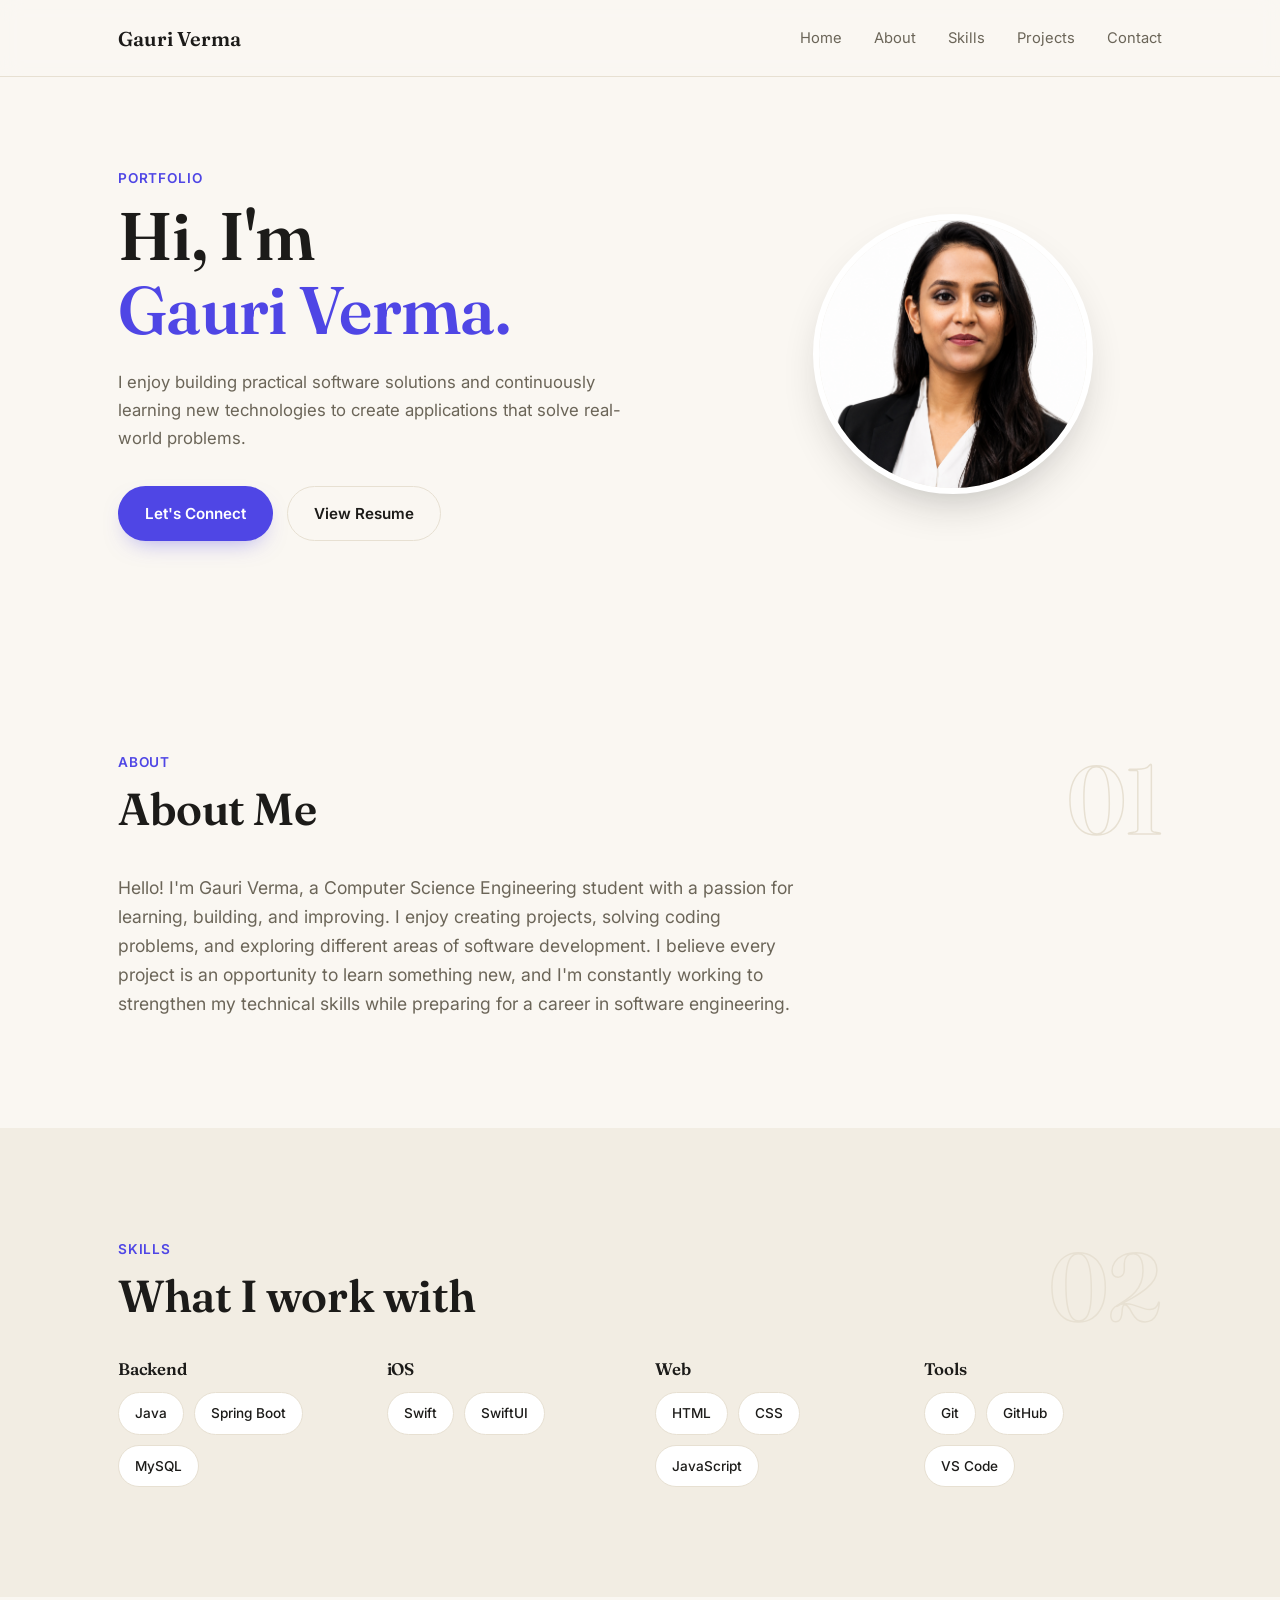
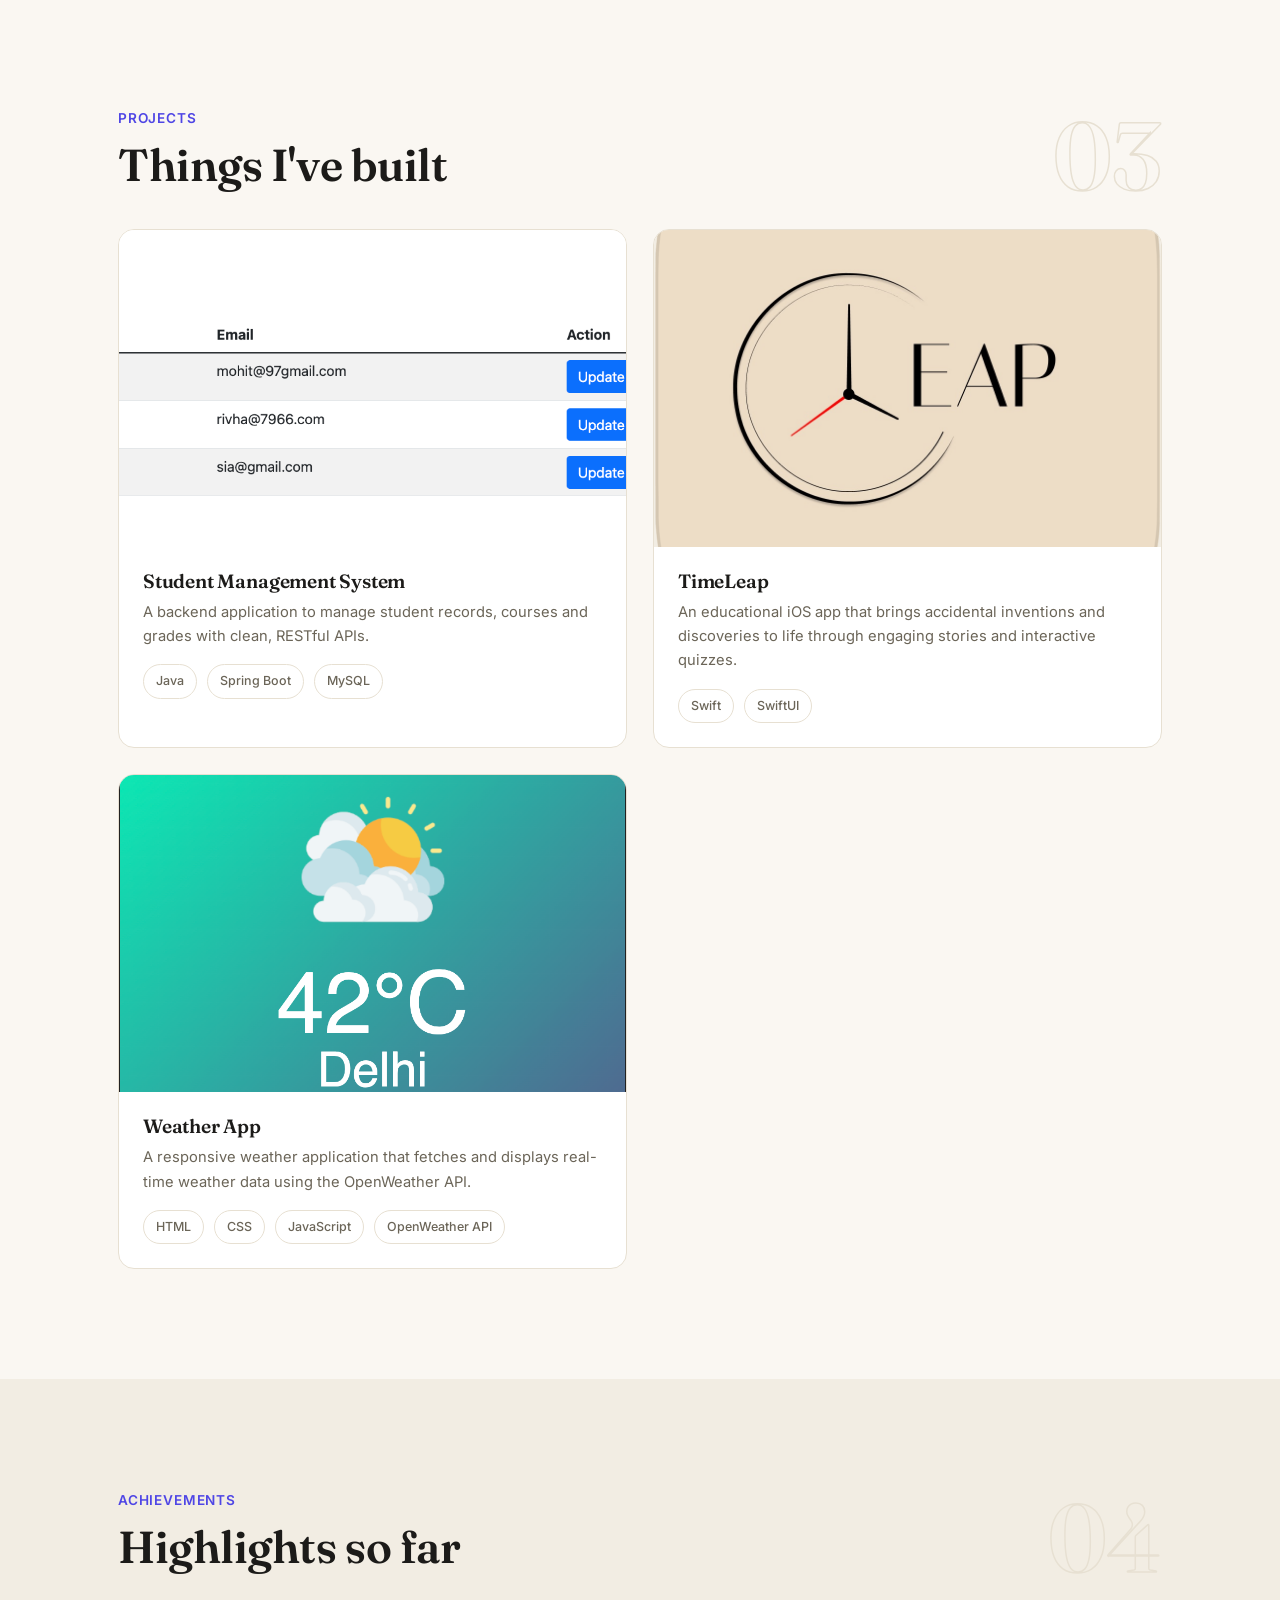
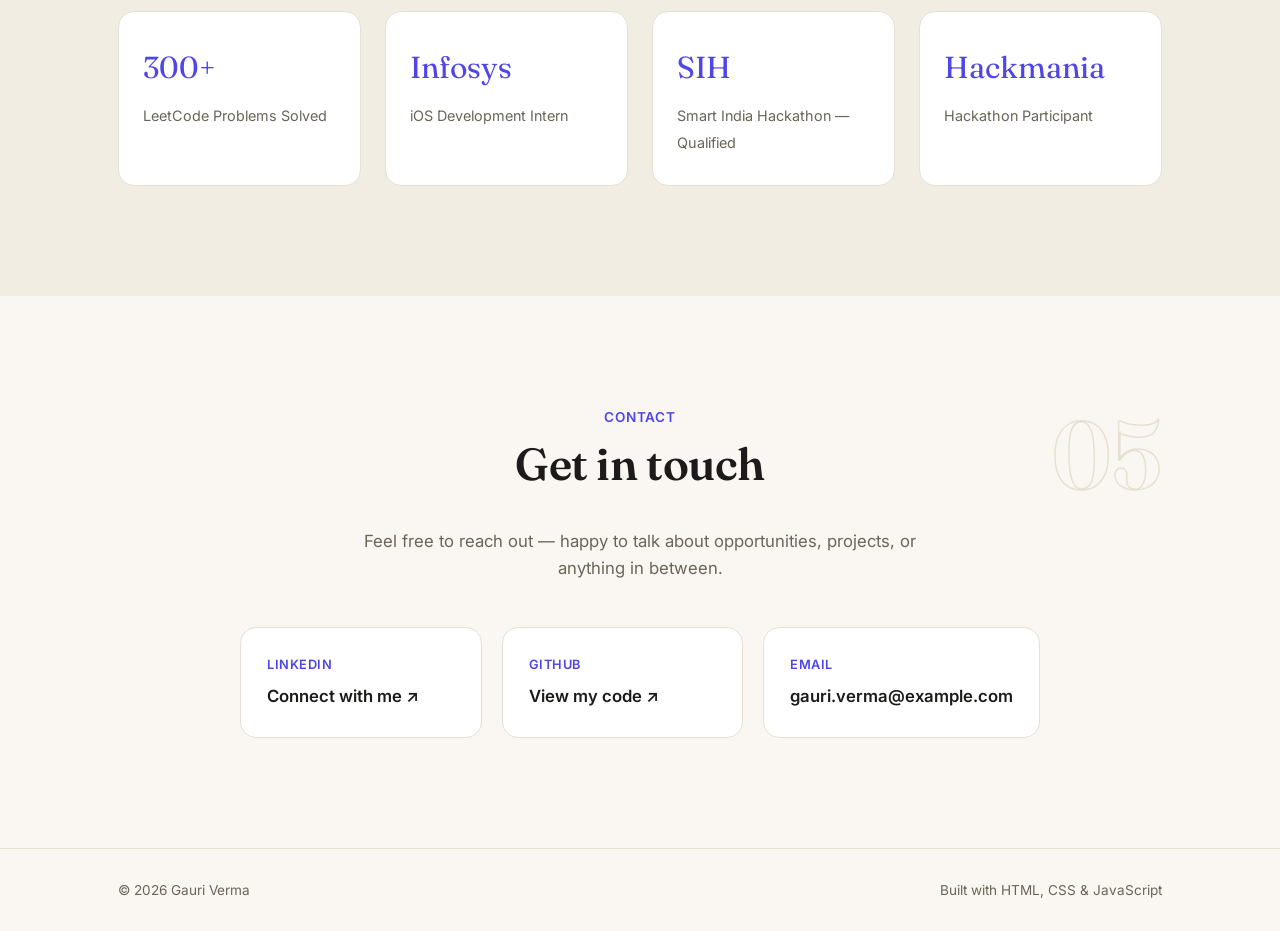
<file: index.html>
<!DOCTYPE html>
<html lang="en">
<head>
<meta charset="UTF-8" />
<meta name="viewport" content="width=device-width, initial-scale=1.0" />
<title>Gauri Verma | Computer Science Student</title>
<link rel="preconnect" href="https://fonts.googleapis.com">
<link rel="preconnect" href="https://fonts.gstatic.com" crossorigin>
<link href="https://fonts.googleapis.com/css2?family=Fraunces:opsz,wght@9..144,400;9..144,500;9..144,600;9..144,700&family=Inter:wght@400;500;600;700&display=swap" rel="stylesheet">
<link rel="icon" type="image/svg+xml" href="favicon.svg">
<link rel="stylesheet" href="style.css">
</head>
<body>

<!-- ===== NAV ===== -->
<header class="nav">
  <div class="nav-inner">
     <a href="#home" class="nav-brand">Gauri Verma</a>
    <nav class="nav-links">
      <a href="#home">Home</a>
      <a href="#about">About</a>
      <a href="#skills">Skills</a>
      <a href="#projects">Projects</a>
      <a href="#contact">Contact</a>
    </nav>
    <button class="nav-toggle" aria-label="Toggle menu" id="navToggle">
      <span></span><span></span><span></span>
    </button>
  </div>
</header>

<!-- ===== HERO ===== -->
<section class="hero" id="home">
  <div class="hero-inner">
    <div class="hero-text">
      <p class="eyebrow">Portfolio</p>
      <h1>Hi, I'm<br><span class="accent">Gauri Verma.</span></h1>
      <p class="hero-sub">I enjoy building practical software solutions and continuously learning new technologies to create applications that solve real-world problems.</p>
      <div class="hero-actions">
        <a href="#contact" class="btn btn-primary">Let's Connect</a>
        <a href="resume/resume.pdf" target="_blank" class="btn btn-outline">View Resume</a>
      </div>
    </div>

    <div class="hero-media">
      <div class="photo-circle">
        <img src="images/gauri.jpg" alt="Gauri Verma" onerror="this.style.display='none'; this.parentElement.classList.add('photo-empty')">
        <span class="photo-placeholder">Your Photo</span>
      </div>
    </div>
  </div>
</section>

<!-- ===== ABOUT ===== -->
<section class="section" id="about">
  <div class="section-inner">
    <span class="section-num">01</span>
    <p class="eyebrow">About</p>
    <h2 class="section-title">About Me</h2>
    <div class="about-grid">
      <p class="about-text">
        Hello! I'm Gauri Verma, a Computer Science Engineering student with a passion for learning, building, and improving. I enjoy creating projects, solving coding problems, and exploring different areas of software development. I believe every project is an opportunity to learn something new, and I'm constantly working to strengthen my technical skills while preparing for a career in software engineering.
      </p>
    </div>
  </div>
</section>

<!-- ===== SKILLS ===== -->
<section class="section section-alt" id="skills">
  <div class="section-inner">
    <span class="section-num">02</span>
    <p class="eyebrow">Skills</p>
    <h2 class="section-title">What I work with</h2>

    <div class="skills-groups">
      <div class="skill-group">
        <h3 class="skill-group-title">Backend</h3>
        <div class="pill-row">
          <span class="pill">Java</span>
          <span class="pill">Spring Boot</span>
          <span class="pill">MySQL</span>
        </div>
      </div>
      <div class="skill-group">
        <h3 class="skill-group-title">iOS</h3>
        <div class="pill-row">
          <span class="pill">Swift</span>
          <span class="pill">SwiftUI</span>
        </div>
      </div>
      <div class="skill-group">
        <h3 class="skill-group-title">Web</h3>
        <div class="pill-row">
          <span class="pill">HTML</span>
          <span class="pill">CSS</span>
          <span class="pill">JavaScript</span>
        </div>
      </div>
      <div class="skill-group">
        <h3 class="skill-group-title">Tools</h3>
        <div class="pill-row">
          <span class="pill">Git</span>
          <span class="pill">GitHub</span>
          <span class="pill">VS Code</span>
        </div>
      </div>
    </div>
  </div>
</section>


<!-- ===== PROJECTS ===== -->
<section class="section" id="projects">
  <div class="section-inner">

    <span class="section-num">03</span>

    <p class="eyebrow">Projects</p>

    <h2 class="section-title">Things I've built</h2>

    <div class="project-grid">

      <!-- ================= STUDENT MANAGEMENT SYSTEM ================= -->
      <a
        href="https://github.com/GauriVerma99/student-management-system.git"
        target="_blank"
        rel="noopener noreferrer"
        class="project-card"
      >

        <div class="project-image">
          <img
            src="images/student.png"
            alt="Student Management System screenshot"
            onerror="this.style.display='none'; this.nextElementSibling.style.display='flex'"
          >

          <div class="project-image-placeholder" style="display:none;">
            &lt;/&gt; Student System
          </div>
        </div>

        <div class="project-body">

          <h3>Student Management System</h3>

          <p>
            A backend application to manage student records, courses and grades
            with clean, RESTful APIs.
          </p>

          <div class="pill-row small">
            <span class="pill">Java</span>
            <span class="pill">Spring Boot</span>
            <span class="pill">MySQL</span>
          </div>

        </div>

      </a>


      <!-- ================= TIMELEAP ================= -->
      <a
        href="https://apps.apple.com/in/app/timeleap/id6780404499"
        target="_blank"
        rel="noopener noreferrer"
        class="project-card"
      >

        <div class="project-image">
          <img
            src="images/timeleap.png"
            alt="TimeLeap app screenshot"
            onerror="this.style.display='none'; this.nextElementSibling.style.display='flex'"
          >

          <div class="project-image-placeholder" style="display:none;">
            &lt;/&gt; TimeLeap
          </div>
        </div>

        <div class="project-body">

          <h3>TimeLeap</h3>

          <p>
            An educational iOS app that brings accidental inventions and
            discoveries to life through engaging stories and interactive quizzes.
          </p>

          <div class="pill-row small">
            <span class="pill">Swift</span>
            <span class="pill">SwiftUI</span>
          </div>

        </div>

      </a>


      <!-- ================= WEATHER APP ================= -->
      <a
        href="https://github.com/GauriVerma99/Weather-App"
        target="_blank"
        rel="noopener noreferrer"
        class="project-card"
      >

        <div class="project-image">
          <img
            src="images/weather.png"
            alt="Weather App screenshot"
            onerror="this.style.display='none'; this.nextElementSibling.style.display='flex'"
          >

          <div class="project-image-placeholder" style="display:none;">
            &lt;/&gt; Weather App
          </div>
        </div>

        <div class="project-body">

          <h3>Weather App</h3>

          <p>
            A responsive weather application that fetches and displays
            real-time weather data using the OpenWeather API.
          </p>

          <div class="pill-row small">
            <span class="pill">HTML</span>
            <span class="pill">CSS</span>
            <span class="pill">JavaScript</span>
            <span class="pill">OpenWeather API</span>
          </div>

        </div>

      </a>

    </div>
  </div>
</section>



<!-- ===== ACHIEVEMENTS ===== -->
<section class="section section-alt" id="achievements">
  <div class="section-inner">
    <span class="section-num">04</span>
    <p class="eyebrow">Achievements</p>
    <h2 class="section-title">Highlights so far</h2>

    <div class="stat-strip">
      <div class="stat">
        <span class="stat-num">300+</span>
        <span class="stat-label">LeetCode Problems Solved</span>
      </div>
      <div class="stat">
        <span class="stat-num">Infosys</span>
        <span class="stat-label">iOS Development Intern</span>
      </div>
      <div class="stat">
        <span class="stat-num">SIH</span>
        <span class="stat-label">Smart India Hackathon — Qualified</span>
      </div>
      <div class="stat">
        <span class="stat-num">Hackmania</span>
        <span class="stat-label">Hackathon Participant</span>
      </div>
    </div>
  </div>
</section>

<!-- ===== CONTACT ===== -->
<section class="section" id="contact">
  <div class="section-inner contact-inner">
    <span class="section-num">05</span>
    <p class="eyebrow">Contact</p>
    <h2 class="section-title">Get in touch</h2>
    <p class="contact-sub">Feel free to reach out — happy to talk about opportunities, projects, or anything in between.</p>

    <div class="contact-links">
      <a href="https://www.linkedin.com/in/gauri-verma-b24649279/" target="_blank" class="contact-card">
        <span class="contact-label">LinkedIn</span>
        <span class="contact-value">Connect with me ↗</span>
      </a>
      <a href="https://github.com/GauriVerma99" target="_blank" class="contact-card">
        <span class="contact-label">GitHub</span>
        <span class="contact-value">View my code ↗</span>
      </a>
      <a href="mailto:gauri.verma@example.com" class="contact-card">
        <span class="contact-label">Email</span>
        <span class="contact-value">gauri.verma@example.com</span>
      </a>
    </div>
  </div>
</section>

<!-- ===== FOOTER ===== -->
<footer class="footer">
  <div class="section-inner footer-inner">
    <span>© <span id="year"></span> Gauri Verma</span>
    <span class="footer-tag">Built with HTML, CSS &amp; JavaScript</span>
  </div>
</footer>

<script src="script.js"></script>
</body>
</html>
</file>
<file: style.css>
/* ================= TOKENS ================= */
:root {
  --bg: #faf7f2;
  --bg-alt: #f2ede3;
  --surface: #ffffff;
  --border: #e7e0d2;
  --text: #1c1b19;
  --text-muted: #6b6558;
  --accent: #4f46e5;
  --accent-soft: #eceafc;
  --coral: #ff7a59;

  --font-display: 'Fraunces', serif;
  --font-body: 'Inter', sans-serif;

  --radius: 16px;
  --max-w: 1100px;
}

* { margin: 0; padding: 0; box-sizing: border-box; }
html { scroll-behavior: smooth; }

body {
  background: var(--bg);
  color: var(--text);
  font-family: var(--font-body);
  line-height: 1.65;
  -webkit-font-smoothing: antialiased;
}

a { color: inherit; text-decoration: none; }
.accent { color: var(--accent); }

h1, h2, h3 {
  font-family: var(--font-display);
  font-weight: 600;
  letter-spacing: -0.01em;
  line-height: 1.1;
}

.eyebrow {
  color: var(--accent);
  font-size: 0.85rem;
  font-weight: 600;
  letter-spacing: 0.06em;
  text-transform: uppercase;
  margin-bottom: 10px;
}

.section-inner, .nav-inner {
  max-width: var(--max-w);
  margin: 0 auto;
  padding: 0 28px;
  position: relative;
}

:focus-visible { outline: 2px solid var(--accent); outline-offset: 2px; }

/* ================= BUTTONS ================= */
.btn {
  display: inline-flex;
  align-items: center;
  gap: 6px;
  padding: 14px 26px;
  border-radius: 999px;
  font-weight: 600;
  font-size: 0.95rem;
  transition: transform 0.15s ease, background 0.15s ease, box-shadow 0.15s ease;
  border: 1px solid transparent;
}
.btn:hover { transform: translateY(-2px); }

.btn-primary { background: var(--accent); color: #fff; box-shadow: 0 10px 24px -12px rgba(79,70,229,0.55); }
.btn-primary:hover { background: #4338ca; }

.btn-outline { border-color: var(--border); color: var(--text); }
.btn-outline:hover { border-color: var(--accent); color: var(--accent); }

/* ================= NAV ================= */
.nav {
  position: sticky;
  top: 0;
  z-index: 50;
  background: rgba(250, 247, 242, 0.85);
  backdrop-filter: blur(10px);
  border-bottom: 1px solid var(--border);
}
.nav-inner {
  display: flex;
  align-items: center;
  justify-content: space-between;
  height: 76px;
}
.nav-brand { font-family: var(--font-display); font-weight: 600; font-size: 1.25rem; }
.nav-links { display: flex; gap: 32px; font-size: 0.92rem; color: var(--text-muted); }
.nav-links a:hover { color: var(--text); }
.nav-toggle { display: none; flex-direction: column; gap: 4px; background: none; border: none; cursor: pointer; }
.nav-toggle span { width: 22px; height: 2px; background: var(--text); }

/* ================= HERO ================= */
.hero { padding: 90px 0 100px; }
.hero-inner {
  max-width: var(--max-w);
  margin: 0 auto;
  padding: 0 28px;
  display: grid;
  grid-template-columns: 1.15fr 0.85fr;
  gap: 60px;
  align-items: center;
}
.hero h1 {
  font-size: clamp(2.6rem, 5.5vw, 4.2rem);
  margin: 10px 0 22px;
}
.hero-sub { color: var(--text-muted); max-width: 46ch; margin-bottom: 34px; font-size: 1.05rem; }
.hero-actions { display: flex; gap: 14px; flex-wrap: wrap; }

/* hero media: simple photo circle */
.hero-media { position: relative; display: flex; justify-content: center; align-items: center; }
.photo-circle {
  position: relative;
  width: 280px;
  height: 280px;
  border-radius: 50%;
  overflow: hidden;
  border: 6px solid var(--surface);
  box-shadow: 0 20px 45px -18px rgba(28,27,25,0.3);
  display: flex;
  align-items: center;
  justify-content: center;
  background: var(--bg-alt);
}
.photo-circle img { width: 100%; height: 100%; object-fit: cover; object-position: center 15%; }
.photo-placeholder { display: none; color: var(--text-muted); font-size: 0.85rem; }
.photo-empty .photo-placeholder { display: block; }

/* ================= SECTIONS ================= */
.section { padding: 110px 0; position: relative; }
.section-alt { background: var(--bg-alt); }
.section-title { font-size: clamp(2rem, 4vw, 2.8rem); margin-bottom: 40px; }

.section-num {
  position: absolute;
  top: 0;
  right: 28px;
  font-family: var(--font-display);
  font-size: 6rem;
  font-weight: 600;
  color: transparent;
  -webkit-text-stroke: 1.5px var(--border);
  line-height: 1;
  user-select: none;
}

/* about */
.about-grid { display: block; }
.about-text { color: var(--text-muted); font-size: 1.1rem; max-width: 62ch; }
.about-text strong { color: var(--text); font-weight: 600; }

/* skills */
.skills-groups { display: grid; grid-template-columns: repeat(auto-fit, minmax(220px, 1fr)); gap: 30px; }
.skill-group-title { font-size: 1.05rem; margin-bottom: 14px; }
.pill-row { display: flex; flex-wrap: wrap; gap: 10px; }
.pill {
  border: 1px solid var(--border);
  background: var(--surface);
  padding: 9px 16px;
  border-radius: 999px;
  font-size: 0.85rem;
  font-weight: 500;
  color: var(--text);
  transition: border-color 0.15s ease, transform 0.15s ease;
}
.pill-row.small .pill { padding: 6px 12px; font-size: 0.78rem; color: var(--text-muted); }
.skill-group:hover .pill { border-color: var(--accent); }

/* projects */
.project-grid { display: grid; grid-template-columns: repeat(2, 1fr); gap: 26px; }
.project-card {
  display: flex;
  flex-direction: column;
  border: 1px solid var(--border);
  border-radius: var(--radius);
  overflow: hidden;
  background: var(--surface);
  transition: transform 0.2s ease, box-shadow 0.2s ease;

  /* Make the whole card behave like a link */
  cursor: pointer;
  color: inherit;
  text-decoration: none;
}

.project-card:hover {
  transform: translateY(-5px);
  box-shadow: 0 24px 45px -24px rgba(28,27,25,0.25);
}

.project-image { aspect-ratio: 16 / 10; overflow: hidden; background: var(--bg-alt); }
.project-image img { width: 100%; height: 100%; object-fit: cover; display: block; }
.project-image-placeholder {
  aspect-ratio: 16 / 10;
  width: 100%;
  height: 100%;
  background: linear-gradient(135deg, var(--accent-soft), #ffe3d9);
  display: flex;
  align-items: center;
  justify-content: center;
  font-family: var(--font-display);
  font-style: italic;
  color: var(--accent);
  font-size: 1.3rem;
  text-align: center;
  padding: 0 16px;
}
.project-body { padding: 24px; display: flex; flex-direction: column; flex: 1; }
.project-body h3 { font-size: 1.2rem; margin-bottom: 8px; }
.project-body p { color: var(--text-muted); font-size: 0.92rem; margin-bottom: 16px; }

/* achievements */
.stat-strip { display: grid; grid-template-columns: repeat(auto-fit, minmax(200px, 1fr)); gap: 24px; }
.stat { background: var(--surface); border: 1px solid var(--border); border-radius: var(--radius); padding: 30px 24px; }
.stat-num { display: block; font-family: var(--font-display); color: var(--accent); font-size: 1.9rem; margin-bottom: 10px; }
.stat-label { color: var(--text-muted); font-size: 0.9rem; }

/* contact */
.contact-inner { text-align: center; }
.contact-sub { color: var(--text-muted); max-width: 52ch; margin: 16px auto 44px; font-size: 1.05rem; }
.contact-links { display: grid; grid-template-columns: repeat(3, 1fr); gap: 20px; max-width: 800px; margin: 0 auto; }
.contact-card {
  border: 1px solid var(--border);
  border-radius: var(--radius);
  padding: 26px;
  background: var(--surface);
  display: flex; flex-direction: column; gap: 8px;
  transition: border-color 0.15s ease, transform 0.15s ease, box-shadow 0.15s ease;
}
.contact-card:hover { border-color: var(--accent); transform: translateY(-3px); box-shadow: 0 20px 40px -24px rgba(28,27,25,0.25); }
.contact-label { color: var(--accent); font-size: 0.8rem; font-weight: 600; text-align: left; text-transform: uppercase; letter-spacing: 0.04em; }
.contact-value { font-weight: 600; text-align: left; font-size: 1.05rem; }

/* footer */
.footer { border-top: 1px solid var(--border); padding: 30px 0; }
.footer-inner { display: flex; justify-content: space-between; color: var(--text-muted); font-size: 0.85rem; }

/* ================= RESPONSIVE ================= */
@media (max-width: 860px) {
  .hero-inner { grid-template-columns: 1fr; }
  .hero-media { order: -1; margin: 0 auto 20px; }
  .photo-circle { width: 220px; height: 220px; }
  .project-grid { grid-template-columns: 1fr; }
  .contact-links { grid-template-columns: 1fr; }
  .nav-links { display: none; }
  .nav-toggle { display: flex; }
  .section-num { font-size: 4rem; }
}

@media (prefers-reduced-motion: reduce) {
  * { animation-duration: 0.001ms !important; animation-iteration-count: 1 !important; transition-duration: 0.001ms !important; }
}
</file>
